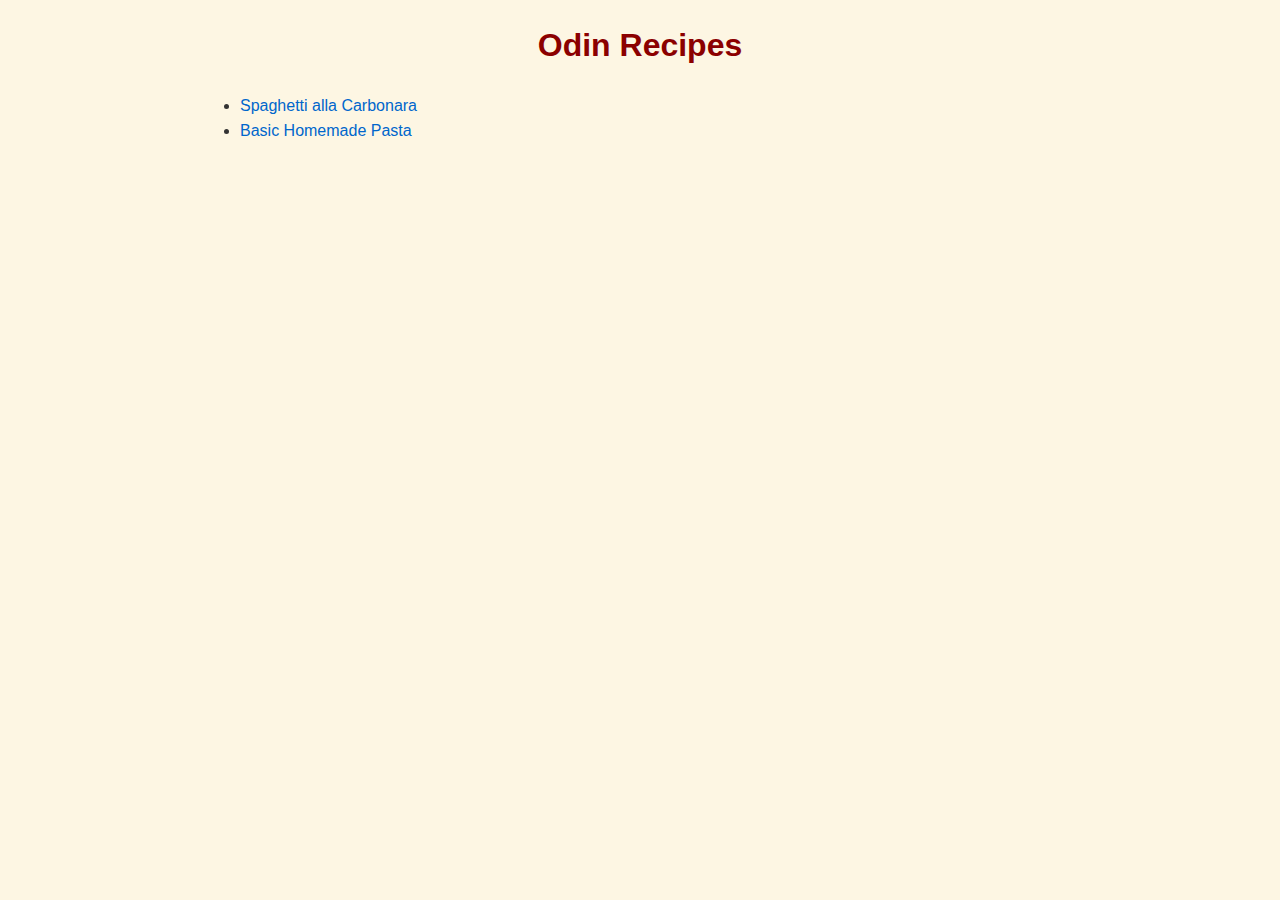
<file: index.html>
<!DOCTYPE html>
<html lang="en">
  <head>
    <meta charset="UTF-8" />
    <meta name="viewport" content="width=device-width, initial-scale=1.0" />
    <title>Odin Recipes</title>
    <link rel="stylesheet" href="style.css" />
  </head>
  <body>
    <h1>Odin Recipes</h1>
    <ul>
      <li>
        <a
          href="recipes/carbonara.html"
          target="_blank"
          rel="noopener noreferrer"
          >Spaghetti alla Carbonara</a
        >
      </li>
      <li>
        <a
          href="recipes/homemade-pasta.html"
          target="_blank"
          rel="noopener noreferrer"
          >Basic Homemade Pasta</a
        >
      </li>
    </ul>
  </body>
</html>
</file>
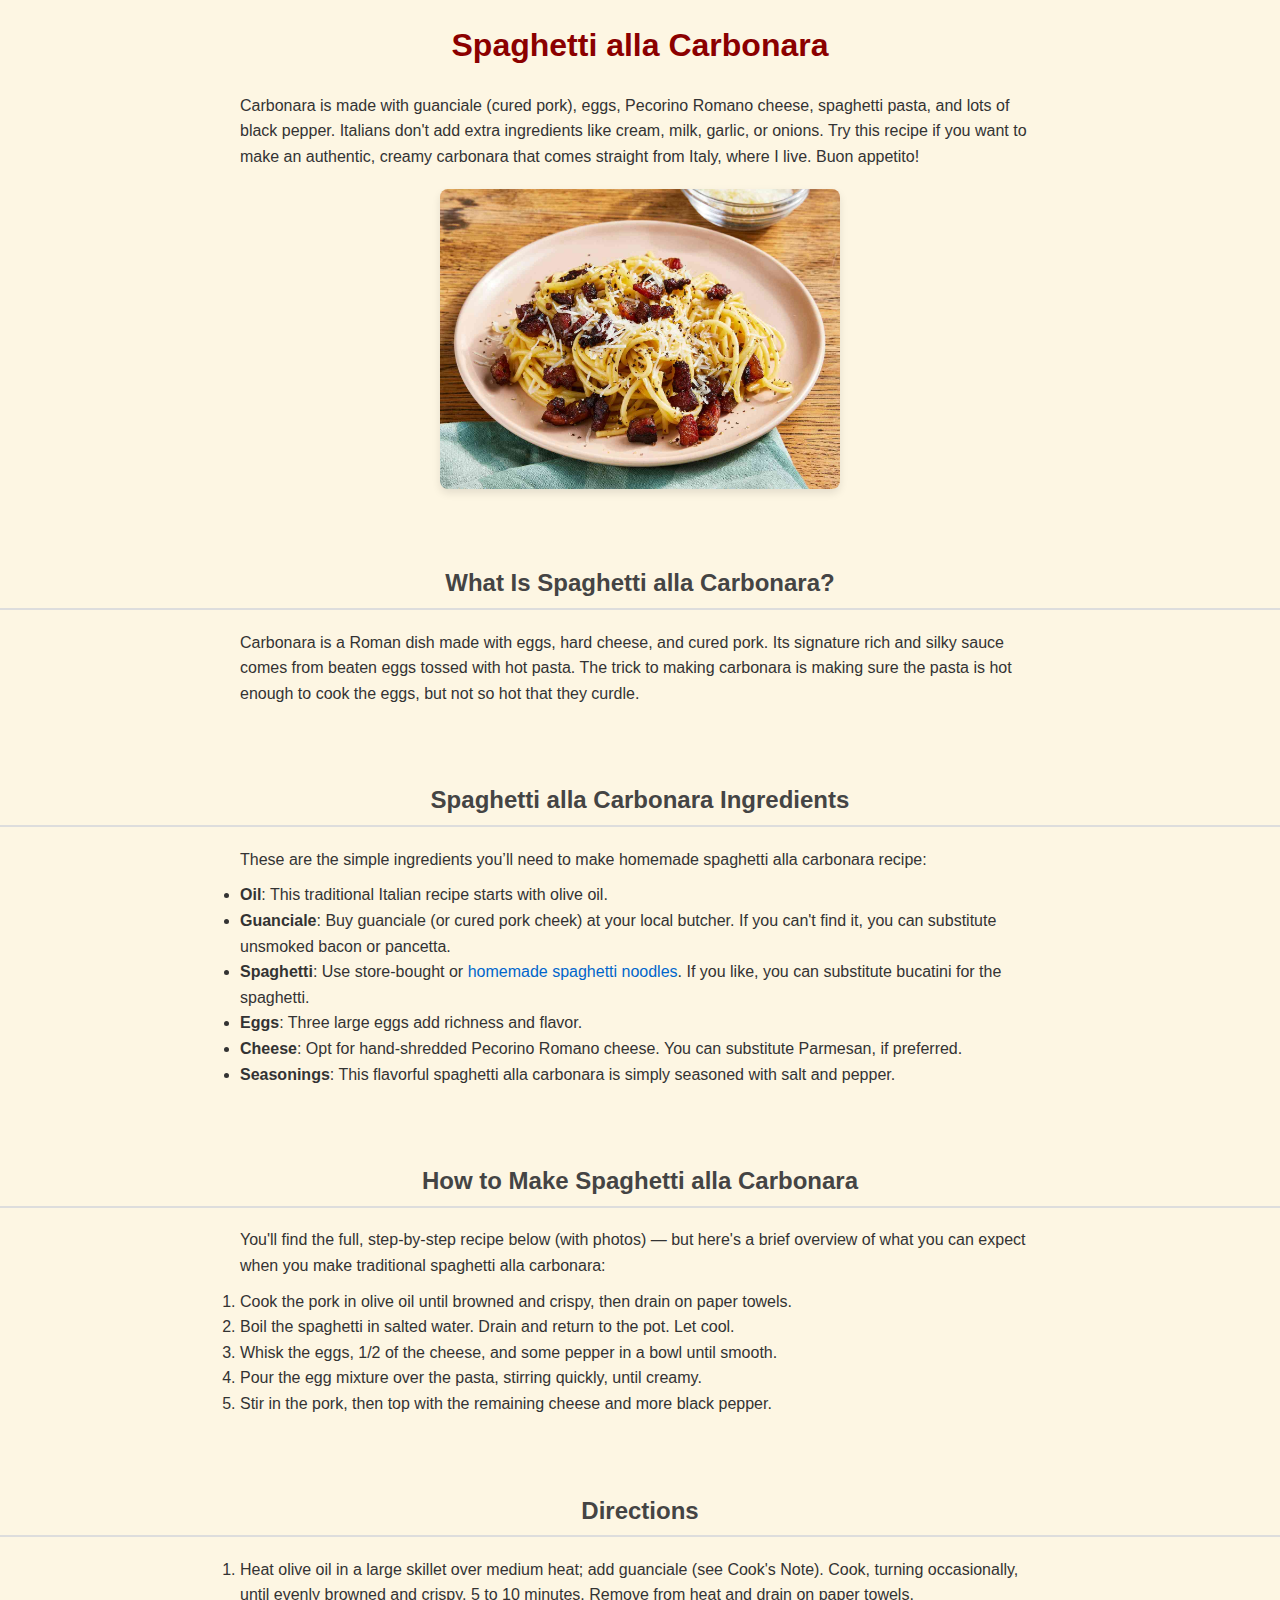
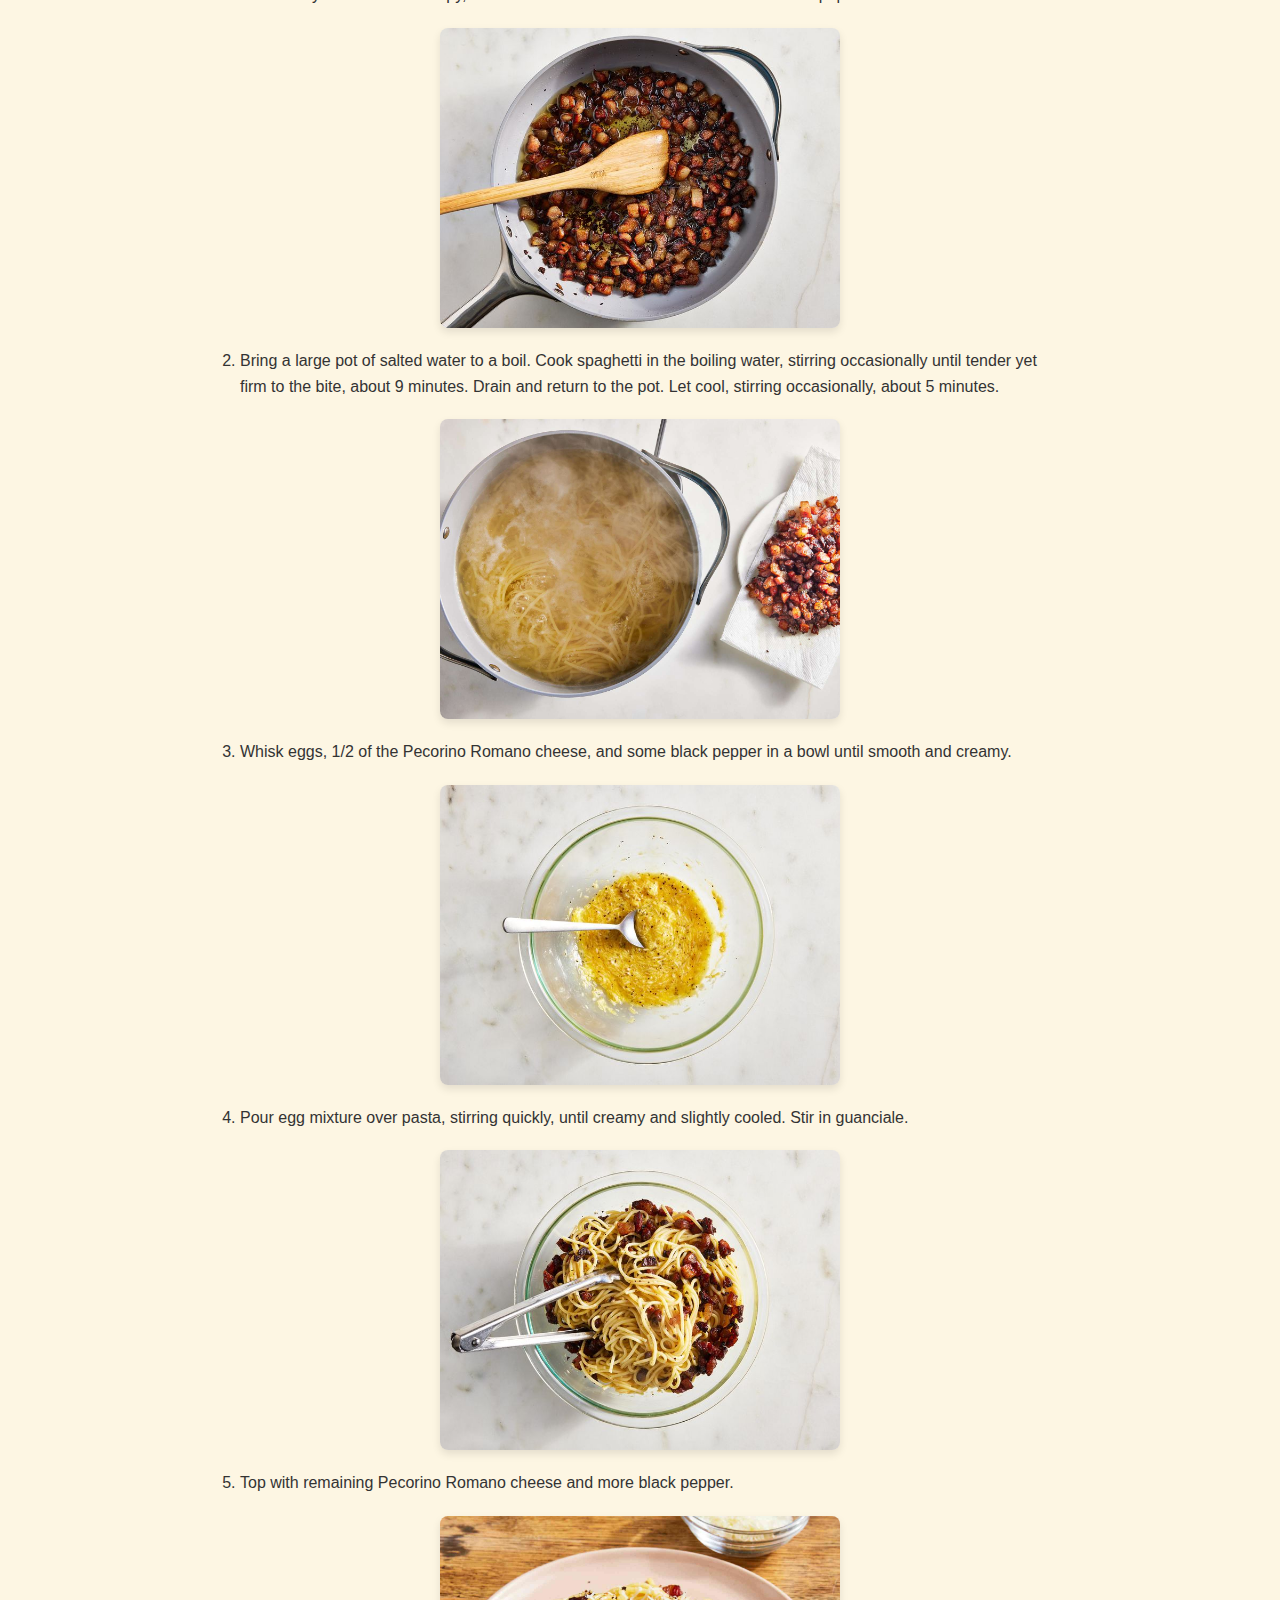
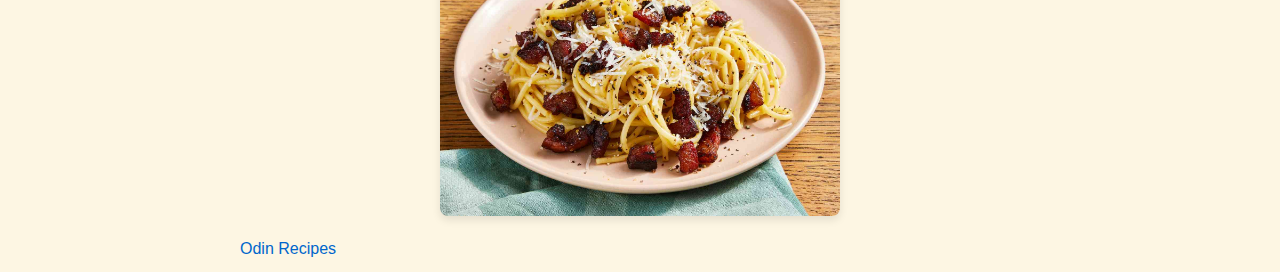
<file: recipes/carbonara.html>
<!DOCTYPE html>
<html lang="en">
  <head>
    <meta charset="UTF-8" />
    <meta name="viewport" content="width=device-width, initial-scale=1.0" />
    <title>Spaghetti alla Carbonara</title>
    <link rel="stylesheet" href="../style.css" />
  </head>
  <body>
    <h1>Spaghetti alla Carbonara</h1>
    <p>
      Carbonara is made with guanciale (cured pork), eggs, Pecorino Romano
      cheese, spaghetti pasta, and lots of black pepper. Italians don't add
      extra ingredients like cream, milk, garlic, or onions. Try this recipe if
      you want to make an authentic, creamy carbonara that comes straight from
      Italy, where I live. Buon appetito!
    </p>
    <img
      src="../img/carbonara-step5.jpg"
      alt="Spaghetti alla Carbonara"
      height="300"
    />
    <h2>What Is Spaghetti alla Carbonara?</h2>
    <p>
      Carbonara is a Roman dish made with eggs, hard cheese, and cured pork. Its
      signature rich and silky sauce comes from beaten eggs tossed with hot
      pasta. The trick to making carbonara is making sure the pasta is hot
      enough to cook the eggs, but not so hot that they curdle.
    </p>
    <h2>Spaghetti alla Carbonara Ingredients</h2>
    <p>
      These are the simple ingredients you’ll need to make homemade spaghetti
      alla carbonara recipe:
    </p>
    <ul>
      <li>
        <strong>Oil</strong>: This traditional Italian recipe starts with olive
        oil.
      </li>
      <li>
        <strong>Guanciale</strong>: Buy guanciale (or cured pork cheek) at your
        local butcher. If you can't find it, you can substitute unsmoked bacon
        or pancetta.
      </li>
      <li>
        <strong>Spaghetti</strong>: Use store-bought or
        <a href="homemade-pasta.html" target="_blank" rel="noopener noreferrer"
          >homemade spaghetti noodles</a
        >. If you like, you can substitute bucatini for the spaghetti.
      </li>
      <li><strong>Eggs</strong>: Three large eggs add richness and flavor.</li>
      <li>
        <strong>Cheese</strong>: Opt for hand-shredded Pecorino Romano cheese.
        You can substitute Parmesan, if preferred.
      </li>
      <li>
        <strong>Seasonings</strong>: This flavorful spaghetti alla carbonara is
        simply seasoned with salt and pepper.
      </li>
    </ul>
    <h2>How to Make Spaghetti alla Carbonara</h2>
    <p>
      You'll find the full, step-by-step recipe below (with photos) — but here's
      a brief overview of what you can expect when you make traditional
      spaghetti alla carbonara:
    </p>
    <ol>
      <li>
        Cook the pork in olive oil until browned and crispy, then drain on paper
        towels.
      </li>
      <li>
        Boil the spaghetti in salted water. Drain and return to the pot. Let
        cool.
      </li>
      <li>
        Whisk the eggs, 1/2 of the cheese, and some pepper in a bowl until
        smooth.
      </li>
      <li>
        Pour the egg mixture over the pasta, stirring quickly, until creamy.
      </li>
      <li>
        Stir in the pork, then top with the remaining cheese and more black
        pepper.
      </li>
    </ol>
    <h2>Directions</h2>
    <ol>
      <li>
        Heat olive oil in a large skillet over medium heat; add guanciale (see
        Cook's Note). Cook, turning occasionally, until evenly browned and
        crispy, 5 to 10 minutes. Remove from heat and drain on paper towels.
      </li>
      <img src="../img/carbonara-step1.jpg" alt="Step 1" height="300" />
      <li>
        Bring a large pot of salted water to a boil. Cook spaghetti in the
        boiling water, stirring occasionally until tender yet firm to the bite,
        about 9 minutes. Drain and return to the pot. Let cool, stirring
        occasionally, about 5 minutes.
      </li>
      <img src="../img/carbonara-step2.jpg" alt="Step 2" height="300" />
      <li>
        Whisk eggs, 1/2 of the Pecorino Romano cheese, and some black pepper in
        a bowl until smooth and creamy.
      </li>
      <img src="../img/carbonara-step3.jpg" alt="Step 3" height="300" />
      <li>
        Pour egg mixture over pasta, stirring quickly, until creamy and slightly
        cooled. Stir in guanciale.
      </li>
      <img src="../img/carbonara-step4.jpg" alt="Step 4" height="300" />
      <li>Top with remaining Pecorino Romano cheese and more black pepper.</li>
      <img src="../img/carbonara-step5.jpg" alt="Step 5" height="300" />
    </ol>
    <p><a href="../index.html">Odin Recipes</a></p>
  </body>
</html>
</file>
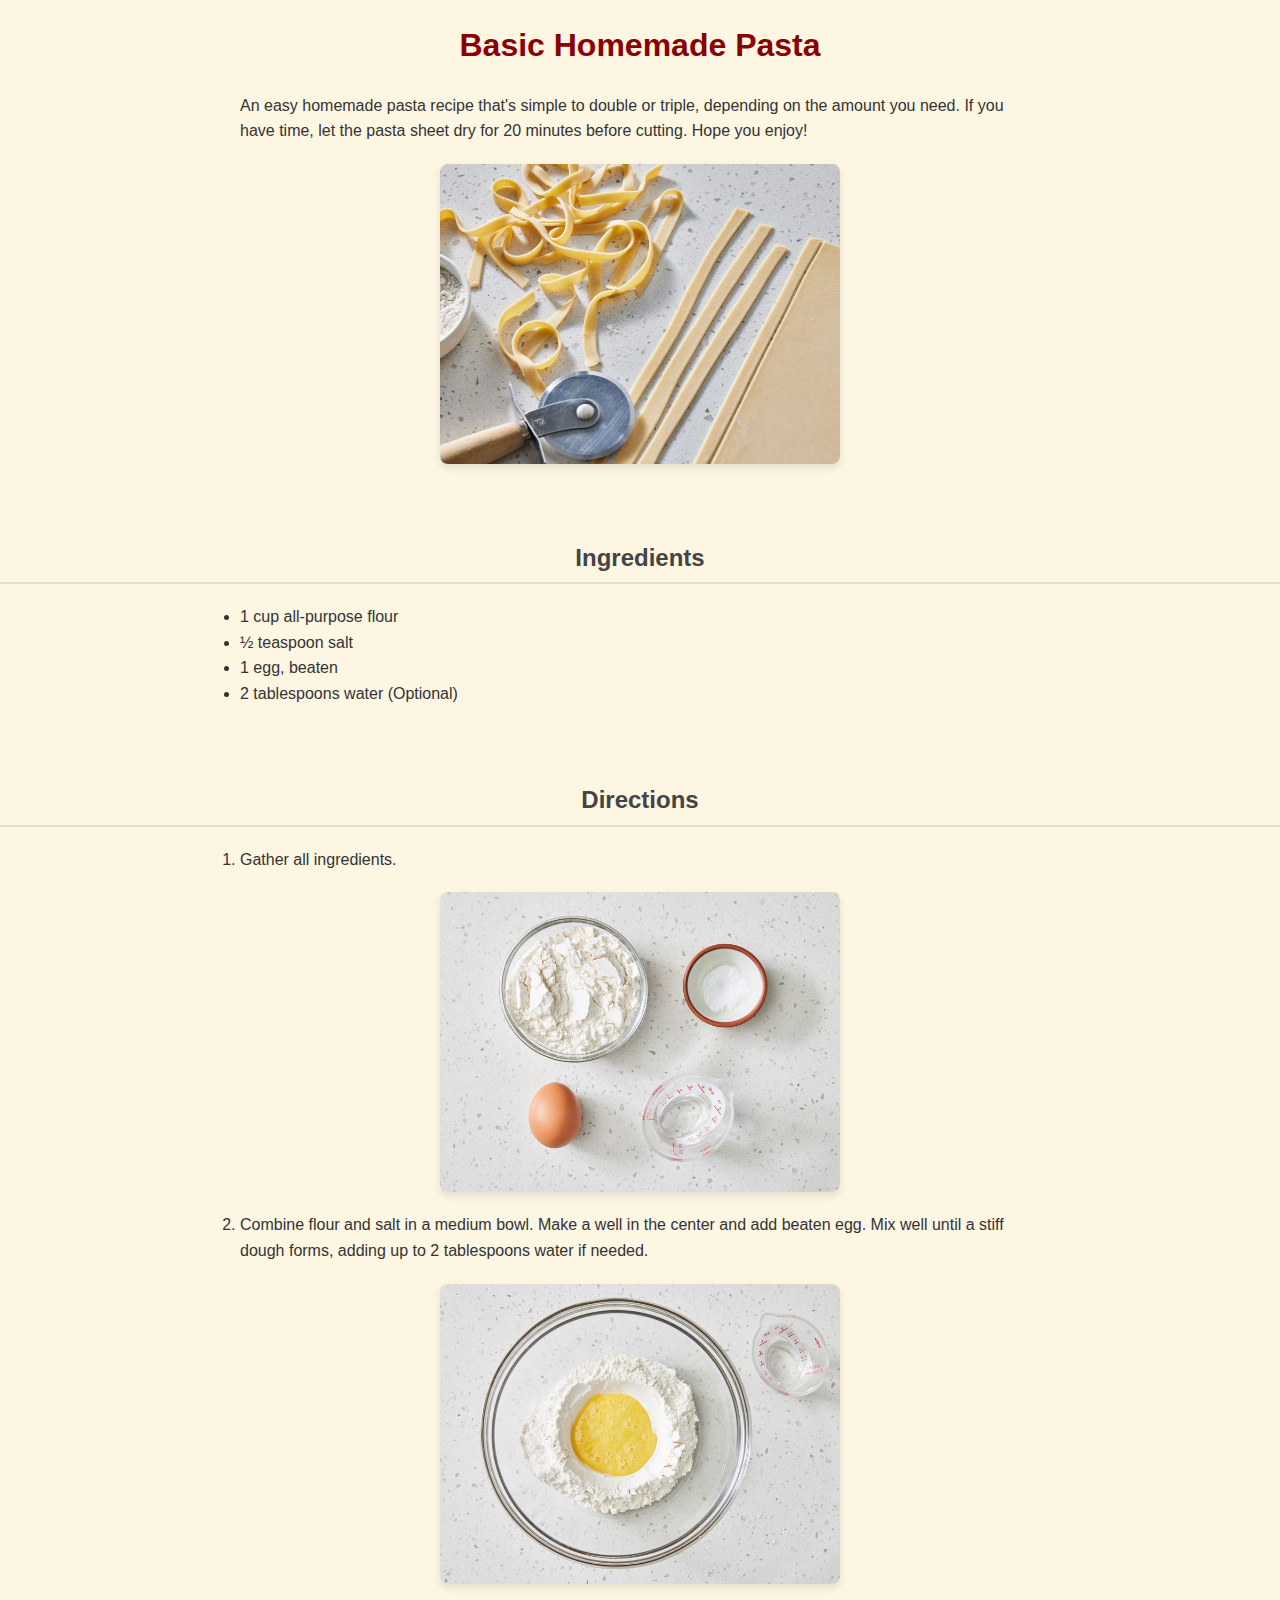
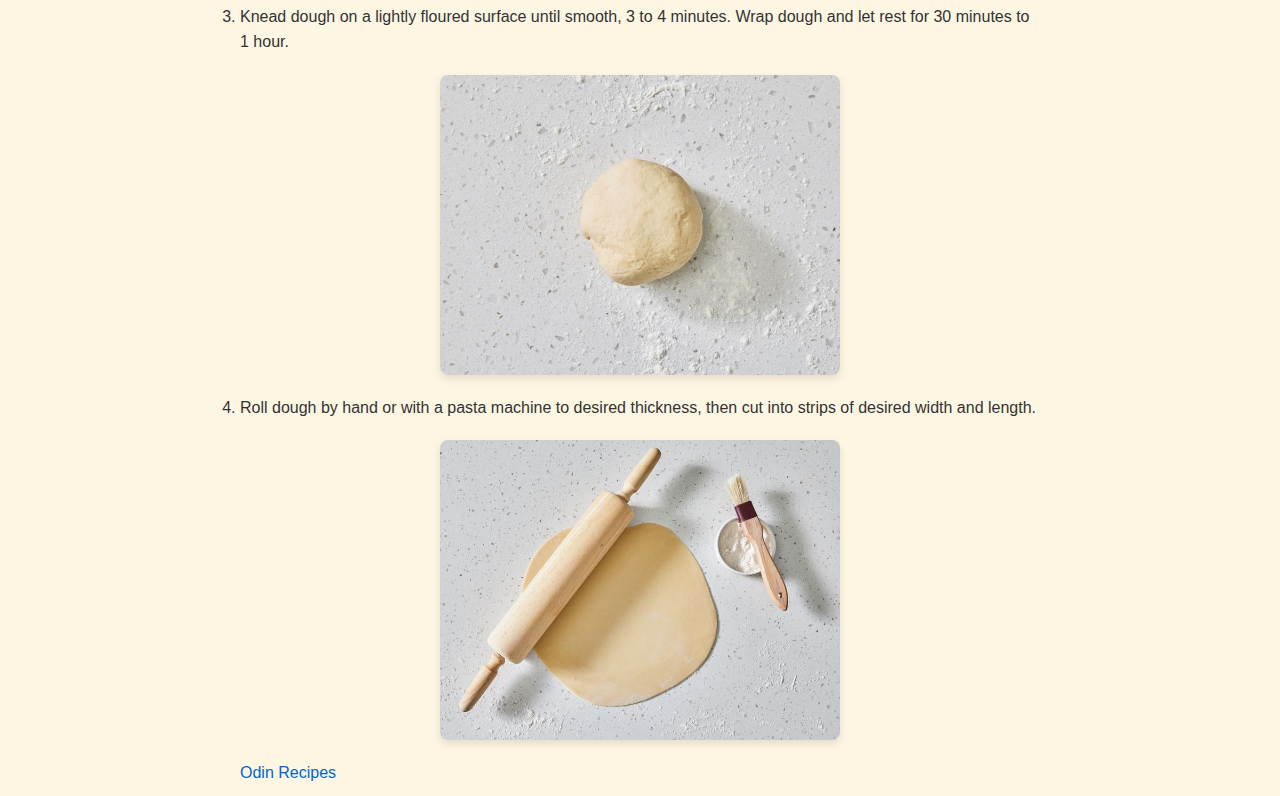
<file: recipes/homemade-pasta.html>
<!DOCTYPE html>
<html lang="en">
  <head>
    <meta charset="UTF-8" />
    <meta name="viewport" content="width=device-width, initial-scale=1.0" />
    <title>Basic Homemade Pasta</title>
    <link rel="stylesheet" href="../style.css" />
  </head>
  <body>
    <h1>Basic Homemade Pasta</h1>
    <p>
      An easy homemade pasta recipe that's simple to double or triple, depending
      on the amount you need. If you have time, let the pasta sheet dry for 20
      minutes before cutting. Hope you enjoy!
    </p>
    <img
      src="../img/homemade-pasta.jpg"
      alt="Basic Homemade Pasta"
      height="300"
    />
    <h2>Ingredients</h2>
    <ul>
      <li>1 cup all-purpose flour</li>
      <li>½ teaspoon salt</li>
      <li>1 egg, beaten</li>
      <li>2 tablespoons water (Optional)</li>
    </ul>
    <h2>Directions</h2>
    <ol>
      <li>Gather all ingredients.</li>
      <img src="../img/homemade-pasta-step1.jpg" alt="Step 1" height="300" />
      <li>
        Combine flour and salt in a medium bowl. Make a well in the center and
        add beaten egg. Mix well until a stiff dough forms, adding up to 2
        tablespoons water if needed.
      </li>
      <img src="../img/homemade-pasta-step2.jpg" alt="Step 2" height="300" />
      <li>
        Knead dough on a lightly floured surface until smooth, 3 to 4 minutes.
        Wrap dough and let rest for 30 minutes to 1 hour.
      </li>
      <img src="../img/homemade-pasta-step3.jpg" alt="Step 3" height="300" />
      <li>
        Roll dough by hand or with a pasta machine to desired thickness, then
        cut into strips of desired width and length.
      </li>
      <img src="../img/homemade-pasta-step4.jpg" alt="Step 4" height="300" />
    </ol>
    <p><a href="../index.html">Odin Recipes</a></p>
  </body>
</html>
</file>
<file: style.css>
body {
  font-family: Arial, Helvetica, sans-serif;
  background-color: #fdf6e3;
  color: #333;
  line-height: 1.6;
  margin: 0;
  padding: 0;
}

h1 {
  color: #8b0000;
  text-align: center;
  margin-top: 20px;
}

h2 {
  color: #444;
  text-align: center;
  margin-top: 75px;
  border-bottom: 2px solid #ddd;
  padding-bottom: 5px;
}

p {
  max-width: 800px;
  margin: 10px auto;
  padding: 0 15px;
}

ul,
ol {
  max-width: 800px;
  margin: 10px auto;
  padding: 0 25px;
}

a {
  color: #0066cc;
  text-decoration: none;
}

a:hover {
  text-decoration: underline;
}

img {
  display: block;
  margin: 20px auto;
  border-radius: 8px;
  box-shadow: 0 4px 8px rgba(0, 0, 0, 0.1);
}
</file>
